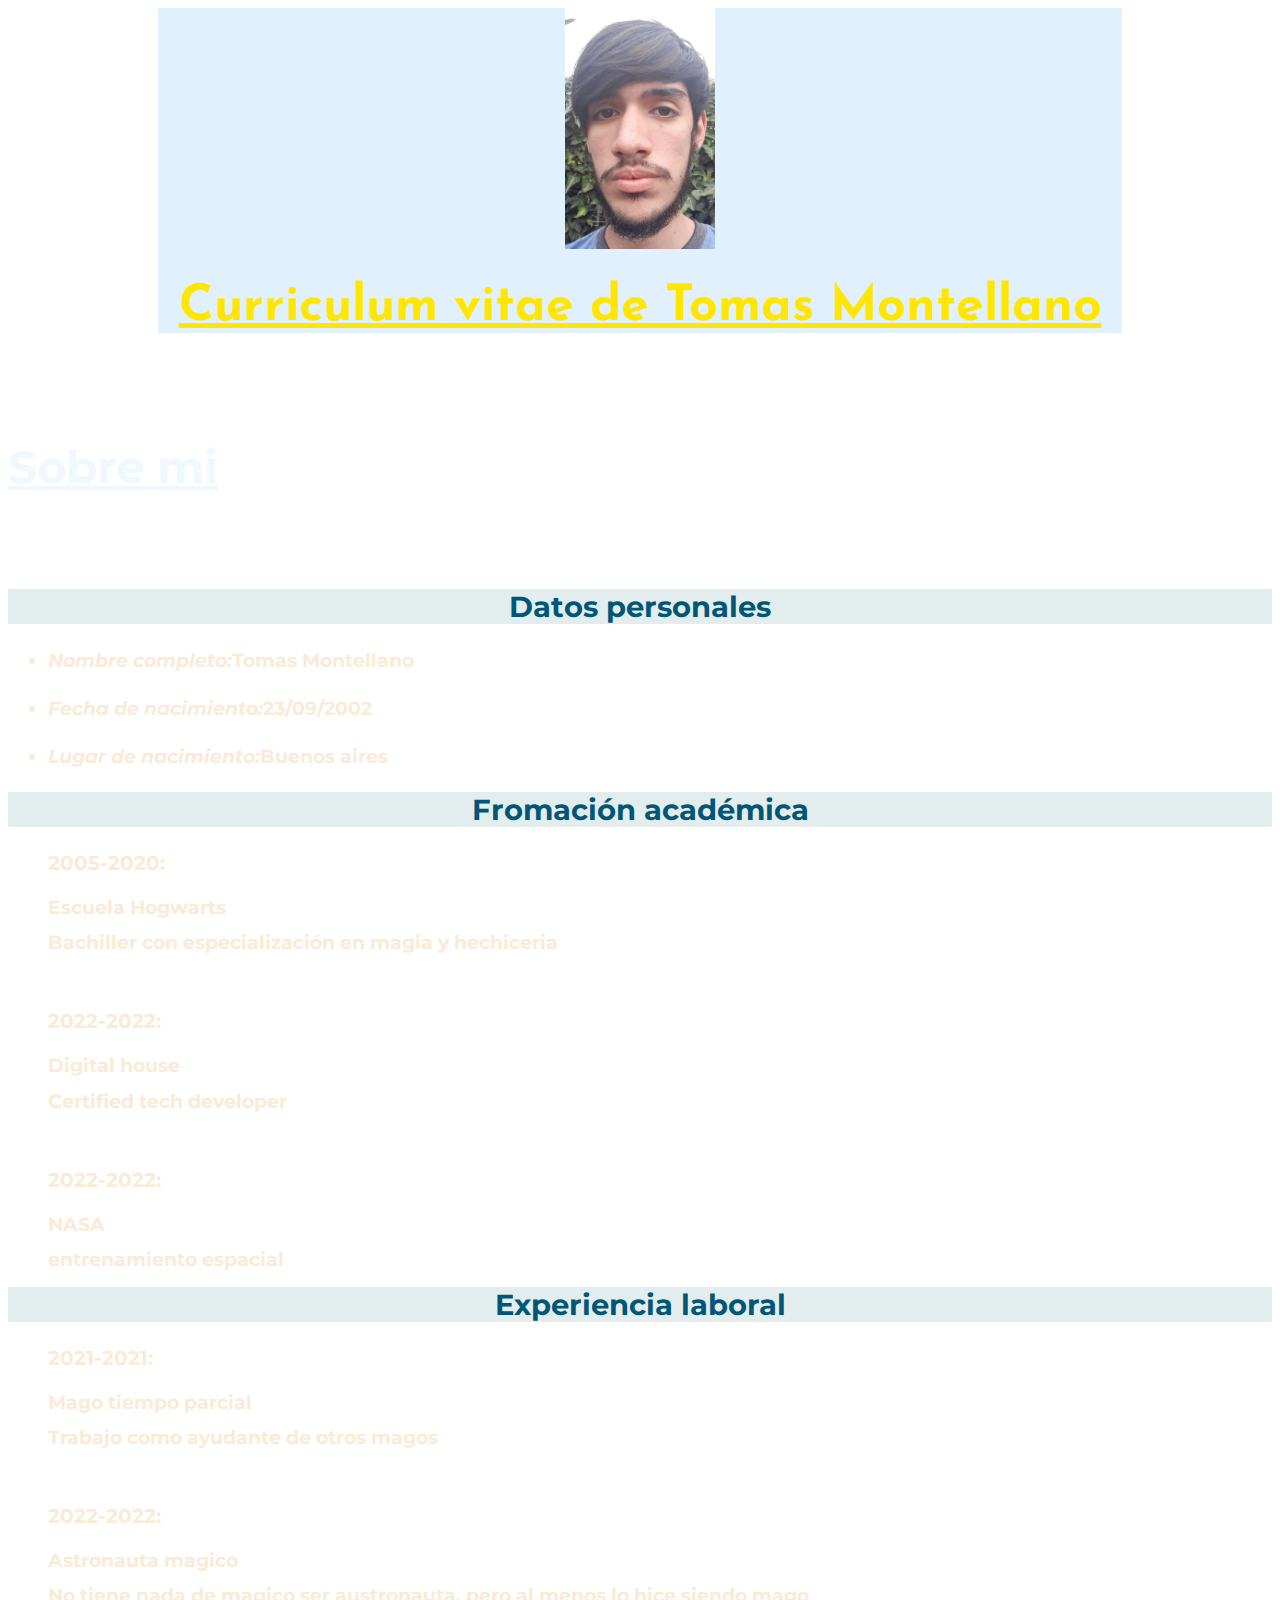
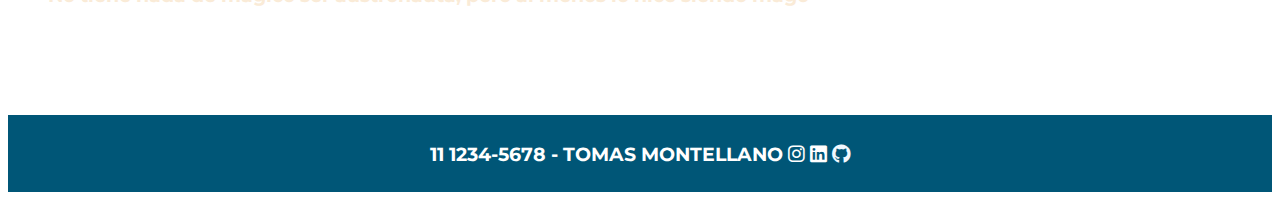
<file: Mochila front end 1/clase 7/curriculim/index.html>
<html>
    <head>
        <link rel="stylesheet" href="./CSS/style.css">
        <meta charset="UTF-8">
        <title>Curriculum</title>
        <link rel="stylesheet" href="https://cdnjs.cloudflare.com/ajax/libs/font-awesome/6.0.0/css/all.min.css" integrity="sha512-9usAa10IRO0HhonpyAIVpjrylPvoDwiPUiKdWk5t3PyolY1cOd4DSE0Ga+ri4AuTroPR5aQvXU9xC6qOPnzFeg==" crossorigin="anonymous" referrerpolicy="no-referrer" />
        <link rel="preconnect" href="https://fonts.googleapis.com">
        <link rel="preconnect" href="https://fonts.gstatic.com" crossorigin>
        <link href="https://fonts.googleapis.com/css2?family=Montserrat:wght@200&family=Roboto:wght@100&display=swap" rel="stylesheet">
        <link rel="preconnect" href="https://fonts.googleapis.com">
        <link rel="preconnect" href="https://fonts.gstatic.com" crossorigin>
        <link href="https://fonts.googleapis.com/css2?family=Josefin+Sans&display=swap" rel="stylesheet">    
</head>

    <body>

        <header>
        <img src="./img/yo.jfif" alt="" id="autoretrato">
        <h1>Curriculum vitae de Tomas Montellano</h1>
        </header>

        <br>
        <br>

        <h2><a href="sobremi.html" id="sobre-mi">Sobre mi</a></h2>

        <br>
        <br>

        <section>

        <h2 class="subtitulo">Datos personales</h2>

        <ul>
            <li><span class="p-negrita">Nombre completo:</span><span>Tomas Montellano</span></li>
            <br>
            <li><span class="p-negrita">Fecha de nacimiento:</span><span>23/09/2002</span></li>
            <br>
            <li><span class="p-negrita">Lugar de nacimiento:</span><span>Buenos aires</span></li>
        </ul>

        </section>

        <section>

            <h2 class="subtitulo">Fromación académica</h2>

            <ul class="lista-sin-estilo">
                <li><p class="Fecha-negrita">2005-2020:</p><span>Escuela Hogwarts</span></li>
                <li><p class="texto">Bachiller con especialización en magia y hechiceria</p></li>
                <br>
                <li><p class="Fecha-negrita">2022-2022:</p><span>Digital house</span></li>
                <li><p class="texto">Certified tech developer</p></li>
                <br>
                <li><p class="Fecha-negrita">2022-2022:</p><span>NASA</span></li>
                <li><p class="texto">entrenamiento espacial</p></li>
            </ul>

        </section>

        <section>

            <h2 class="subtitulo">Experiencia laboral</h2>

            <ul class="lista-sin-estilo">
                <li><p class="Fecha-negrita">2021-2021:</p>
                    <span>Mago tiempo parcial</span></li>
                <li><p class="texto">Trabajo como ayudante de otros magos</p></li>
                <br>
                <li><p class="Fecha-negrita">2022-2022:</p>
                    <span>Astronauta magico</span></li>
                <li><p class="texto">No tiene nada de magico ser austronauta, pero al menos lo hice siendo mago</p></li>
            </ul>

        </section>

        <br>
        <br>
        <br>
        <br>

        <footer id="footer">
            <span>11 1234-5678 - Tomas Montellano</span>
            <p class="fa-brands fa-instagram"></p>
            <p class="fa-brands fa-linkedin"></p>
            <a href="https://github.com/tomasMonte"><p class="fa-brands fa-github" id="github-icon"></p></a>
        </footer>
    </body>

</html>
</file>
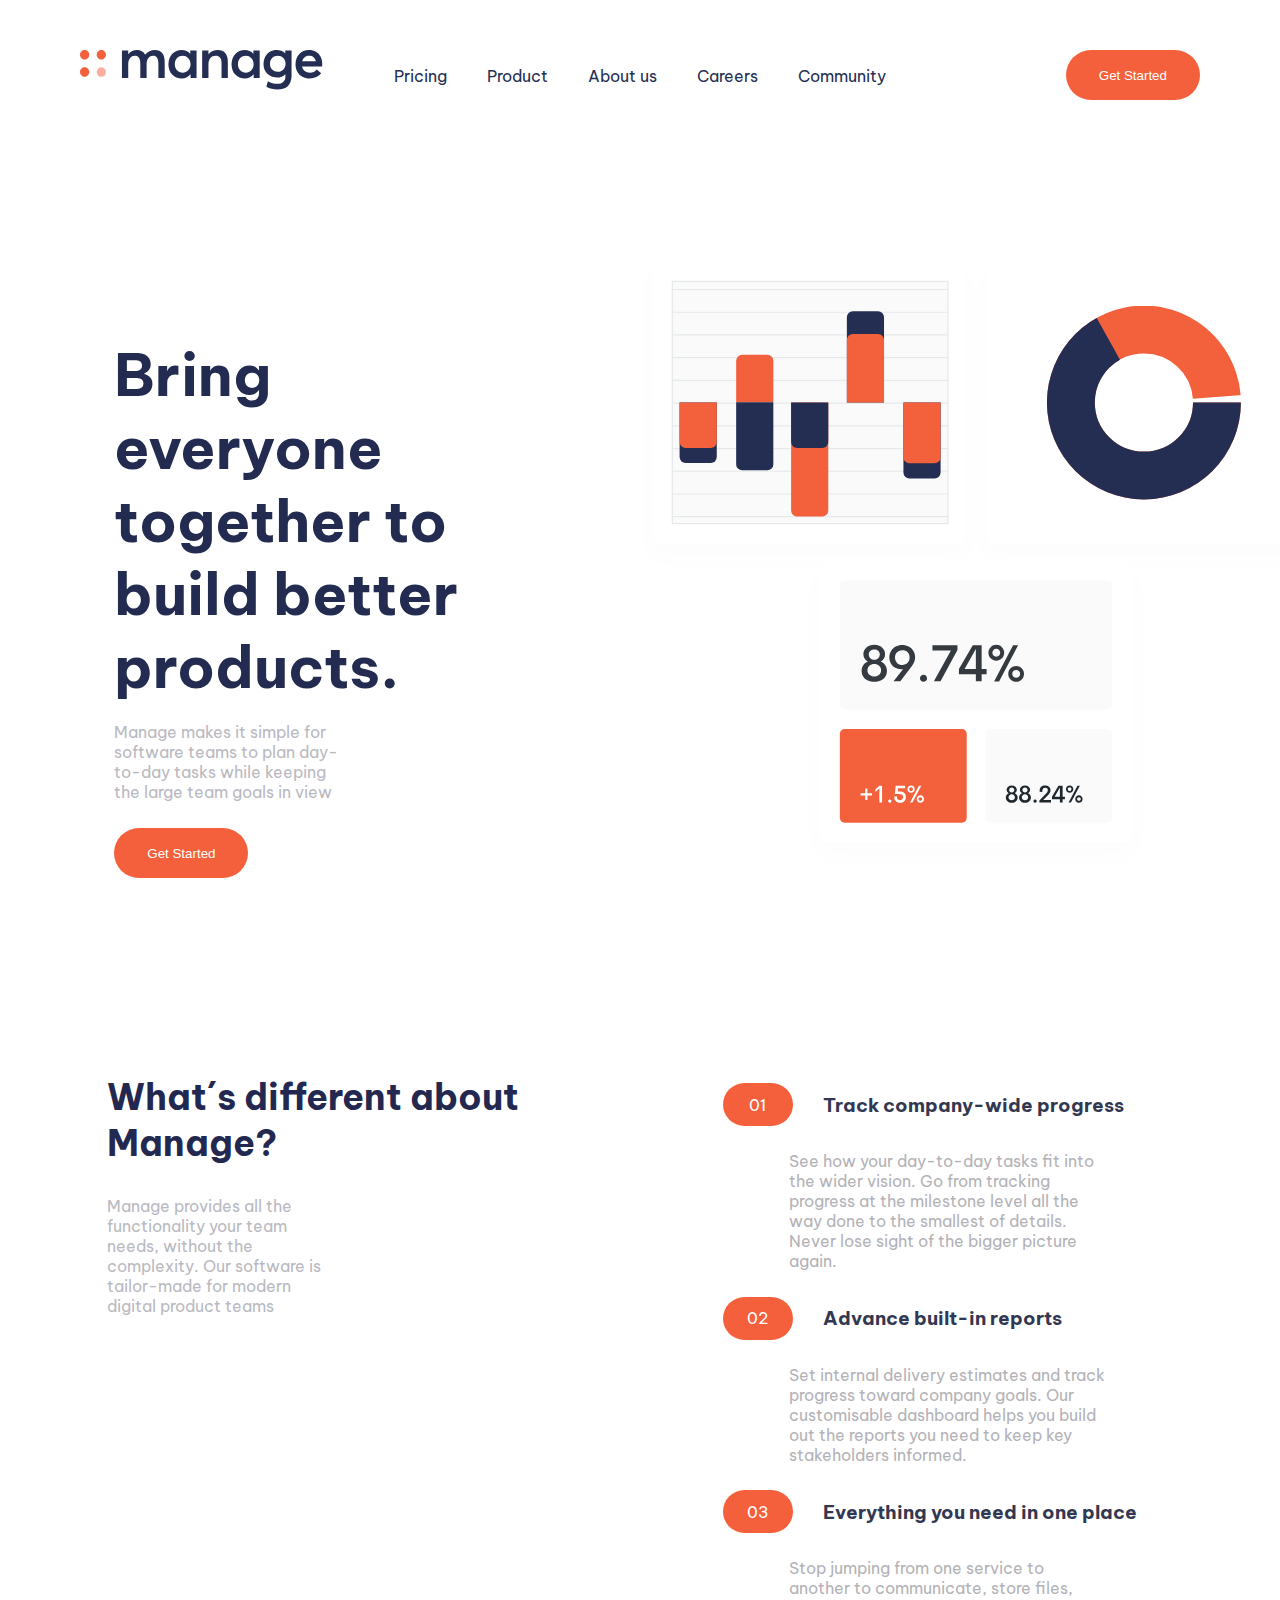
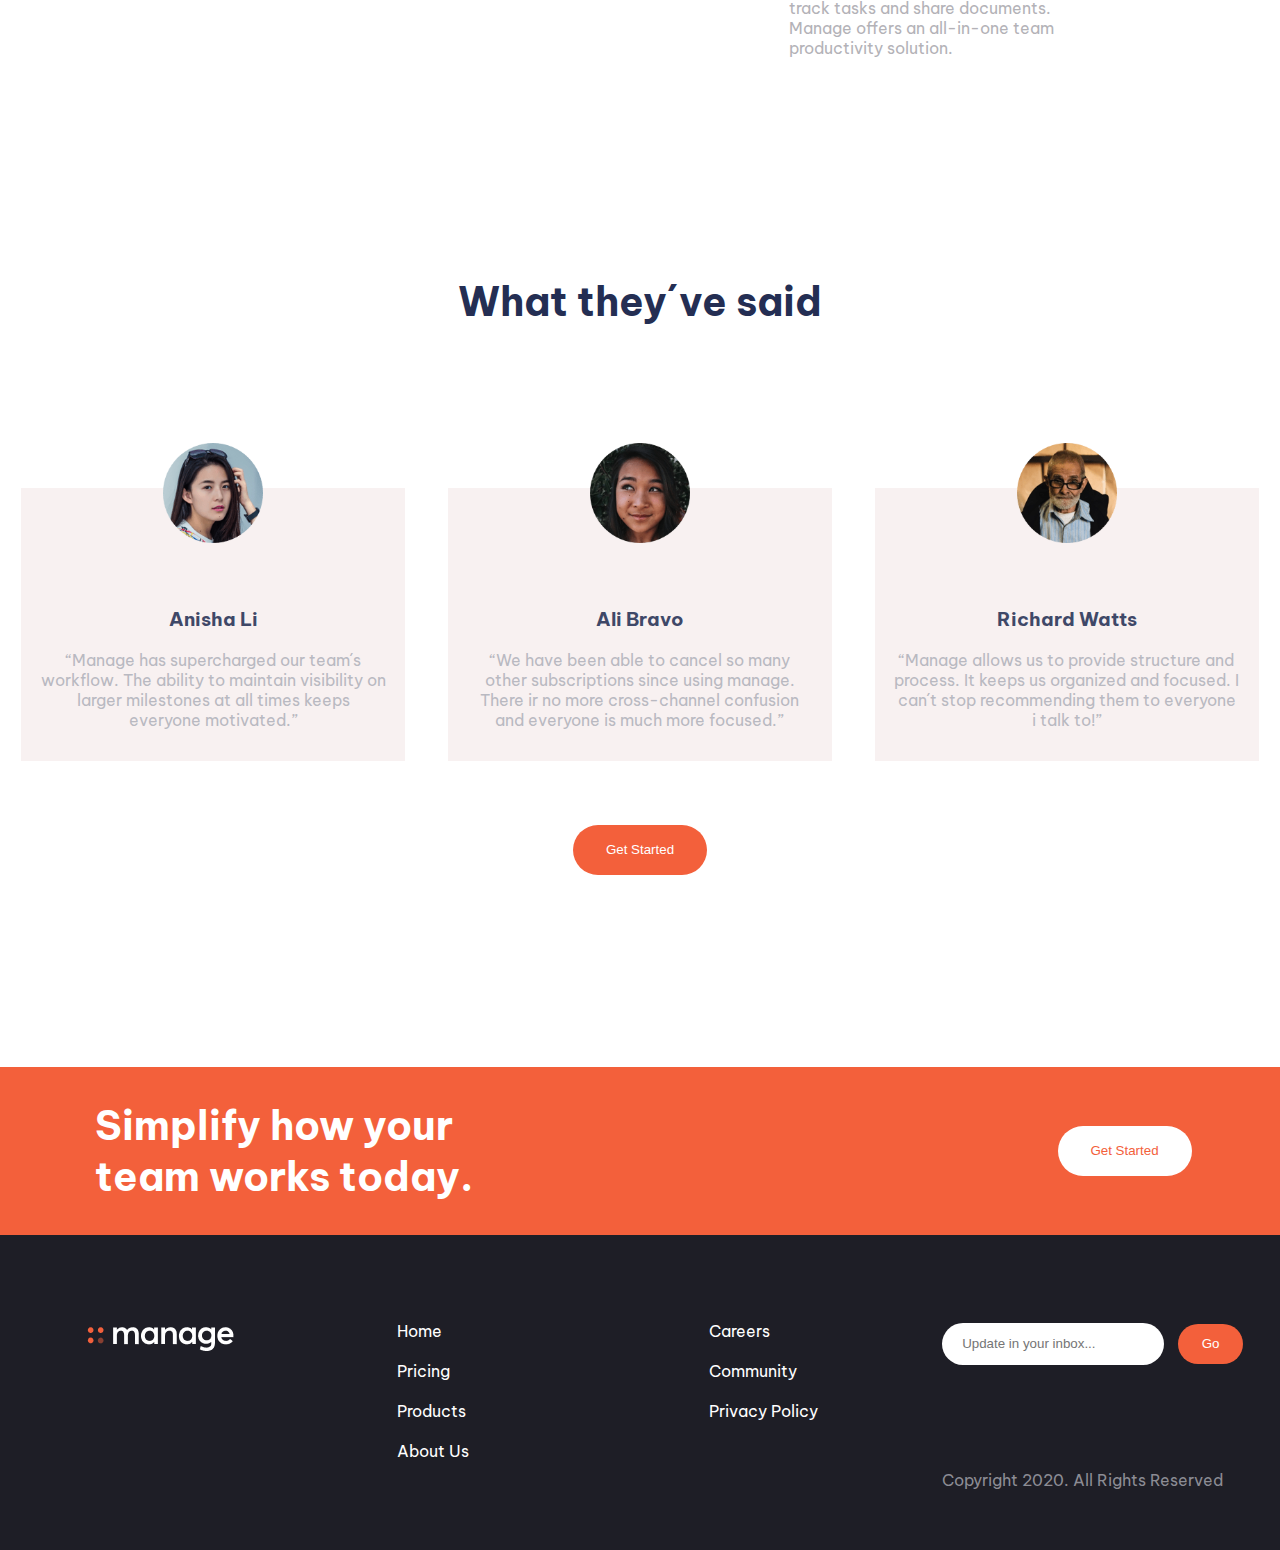
<file: Mochila front end 1/Proyecto final/Proyecto integrador Tomas Montellano/Root/Index.html>
<!DOCTYPE html>
<html lang="es">
    <head>
        <meta charset="UTF-8">
        <meta http-equiv="X-UA-Compatible" content="IE=edge">
        <meta name="viewport" content="width=device-width, initial-scale=1">
        <title>Manage</title>
        <link rel="stylesheet" href="./Styles/style.css">
        <link rel="preconnect" href="https://fonts.googleapis.com">
        <link rel="preconnect" href="https://fonts.gstatic.com" crossorigin>
        <link href="https://fonts.googleapis.com/css2?family=Be+Vietnam+Pro:wght@400;500;700&display=swap" rel="stylesheet">
        <link rel="stylesheet" href="https://cdnjs.cloudflare.com/ajax/libs/font-awesome/6.1.1/css/all.min.css" integrity="sha512-KfkfwYDsLkIlwQp6LFnl8zNdLGxu9YAA1QvwINks4PhcElQSvqcyVLLD9aMhXd13uQjoXtEKNosOWaZqXgel0g==" crossorigin="anonymous" referrerpolicy="no-referrer" />
    </head>


<!-- Tomas Montellano
    Trabajo integrador - Página Manage realizada en un monitor de 1920x1080 (probado satisfactoriamente en 1440px), como resolución para el sitio de escritorio. Realizé el responsive de 375px basado en Google Edge (Pero también lo comprobé en Brave)-->

    <body>
        
        <header>
            
            <img src="./Img/logo.svg" id="logo">

           <nav>
                <ul id="lista-header">
                    <a href="#"><li class="lista-header-navegador">Pricing</li></a>
                    <a href="#"><li class="lista-header-navegador">Product</li></a>
                    <a href="#"><li class="lista-header-navegador">About us</li></a>
                    <a href="#"><li class="lista-header-navegador">Careers</li></a>
                    <a href="#"><li class="lista-header-navegador">Community</li></a>
                </ul>
            </nav>

            <div id="header-media-queries">
                <a href="boton"><button class="boton-tipo-1" id="boton-N-1">Get Started</button></a>
                <img src="./Img/icon-hamburger.svg" id="hamburguesa">
            </div>

        </header>

        <main>

            <div id="div-main">
                
                <fieldset id="campo-main-izquierda">
                    <h1 id="titulo-principal">Bring everyone together to build better products.</h1>
                    <p id="subtitulo-main">Manage makes it simple for software teams to plan day-to-day tasks while keeping the large team goals in view </p>
                    <a href="boton"><button class="boton-tipo-1" id="boton-inicio">Get Started</button></a>
                </fieldset>
            

                <fieldset id="campo-main-derecha">
                    <img src="./Img/illustration-intro.svg" alt="" id="imagen-intro">
                </fieldset>

            </div>

        </main>
        
        <section id="lista-section">

            <fieldset id="texto-manage-izquierda">
                <h2 id="titulo-manage">What´s different about Manage?</h2>
                <p id="subtitulo-manage-izquierda">Manage provides all the functionality your team needs, without the complexity. Our software is tailor-made for modern digital product teams</p>
            </fieldset>

            <fieldset id="texto-manage-derecha">
            
                <div>
                    <div class="numero-y-titulo">
                    <div class="div-numero">01</div>
                    <h3 class="titulo-manage">Track company-wide progress</h3>
                    </div>

                    <p class="texto-lista">See how your day-to-day tasks fit into the wider vision. Go from tracking progress at the milestone level all the way done to the smallest of details. Never lose sight of the bigger picture again.</p>
                </div>

                <div>
                    <div class="numero-y-titulo">
                    <div class="div-numero">02</div>
                    <h3 class="titulo-manage">Advance built-in reports</h3>
                    </div>
        
                    <p class="texto-lista">Set internal delivery estimates and track progress toward company goals. Our customisable dashboard helps you build out the reports you need to keep key stakeholders informed.</p>
                </div>

                <div>
                    <div class="numero-y-titulo">
                        <div class="div-numero">03</div>
                        <h3 class="titulo-manage">Everything you need in one place</h3>
                    </div>
        
                    <p class="texto-lista">Stop jumping from one service to another to communicate, store files, track tasks and share documents. Manage offers an all-in-one team productivity solution.</p>
                </div>
               
            </fieldset>

        </section>

        <h2 id="titulo-h2-para-centrar">What they´ve said</h2>

        <article id="contenedor-tarjetas">

            <div class="tarjeta">
                <img src="Img/avatar-anisha.png" class="imagen-tarjeta">
                <h3 class="titulo-tarjetas">Anisha Li</h3>
                <p class="subtitulo-tarjeta">“Manage has supercharged our team´s workflow. The ability to maintain visibility on larger milestones at all times keeps everyone motivated.”</p>
            </div>

            <div class="tarjeta-tipo-2">
                <img src="Img/avatar-ali.png" class="imagen-tarjeta">
                <h3 class="titulo-tarjetas">Ali Bravo</h3>
                <p class="subtitulo-tarjeta">“We have been able to cancel so many other subscriptions since using manage. There ir no more cross-channel confusion and everyone is much more focused.”</p>
            </div>

            <div class="tarjeta-tipo-2">
                <img src="Img/avatar-richard.png" class="imagen-tarjeta">
                <h3 class="titulo-tarjetas">Richard Watts</h3>
                <p class="subtitulo-tarjeta">“Manage allows us to provide structure and process. It keeps us organized and focused. I can´t stop recommending them to everyone i talk to!”</p>
            </div>

            
        </article>

        <div id="contenedor-carrucel">
            <input type="radio" name="radio" class="barra-carrucel">
            <input type="radio" name="radio" class="barra-carrucel">
            <input type="radio" name="radio" class="barra-carrucel">
            <input type="radio" name="radio" class="barra-carrucel">
        </div>

        <a href="boton" id="boton-tarjetas"><button class="boton-tipo-1" >Get Started</button></a>

        <section id="seccion-pre-footer">
            <h2>Simplify how your team works today.</h2>
            <a href="boton" id="boton-pre-footer"><button>Get Started</button></a>
        </section>

        <footer>
            <div id="footer-imagenes">

                    <img src="./Img/Logo blanco.png" id="logo-blanco">
            
                <div id="iconos">
                    <a href="#" class="color-iconos"><i class="fa-brands fa-facebook"></i></a>
                    <a href="#" class="color-iconos"><i class="fa-brands fa-youtube"></i></a>
                    <a href="#" class="color-iconos"><i class="fa-brands fa-twitter"></i></a>
                    <a href="#" class="color-iconos"><i class="fa-brands fa-pinterest"></i></a>
                    <a href="#" class="color-iconos"><i class="fa-brands fa-instagram"></i></a>
                </div>
            </div>

            <div id="footer-navegador">
                <ul id="lista-footer-1">
                    <a href="#" class="lista-footer-navegador"><li>Home</li></a>
                    <a href="#" class="lista-footer-navegador"><li>Pricing</li></a>
                    <a href="#" class="lista-footer-navegador"><li>Products</li></a>
                    <a href="#" class="lista-footer-navegador"><li>About Us</li></a>
                </ul>
            
                <ul id="lista-footer-2">
                    <a href="#" class="lista-footer-navegador"><li>Careers</li></a>
                    <a href="#" class="lista-footer-navegador"><li>Community</li></a>
                    <a href="#" class="lista-footer-navegador"><li>Privacy Policy</li></a>
                </ul>
            </div>

            <div id="footer-mail-copyright">

                <form action="#" method="post">
                    <input type="email" name="email" id="email-input" placeholder="Update in your inbox...">
                    <a href="#"><input type="submit" name="button" id="boton-Go" value="Go"></a>
                </form>

                <div>
                    <p id="copyright-PC">Copyright 2020. All Rights Reserved</p>
                </div>
            </div>

            <p id="copyright-Mobile">Copyright 2020. All Rights Reserved</p>
        </footer>
    </body>

</html>
</file>
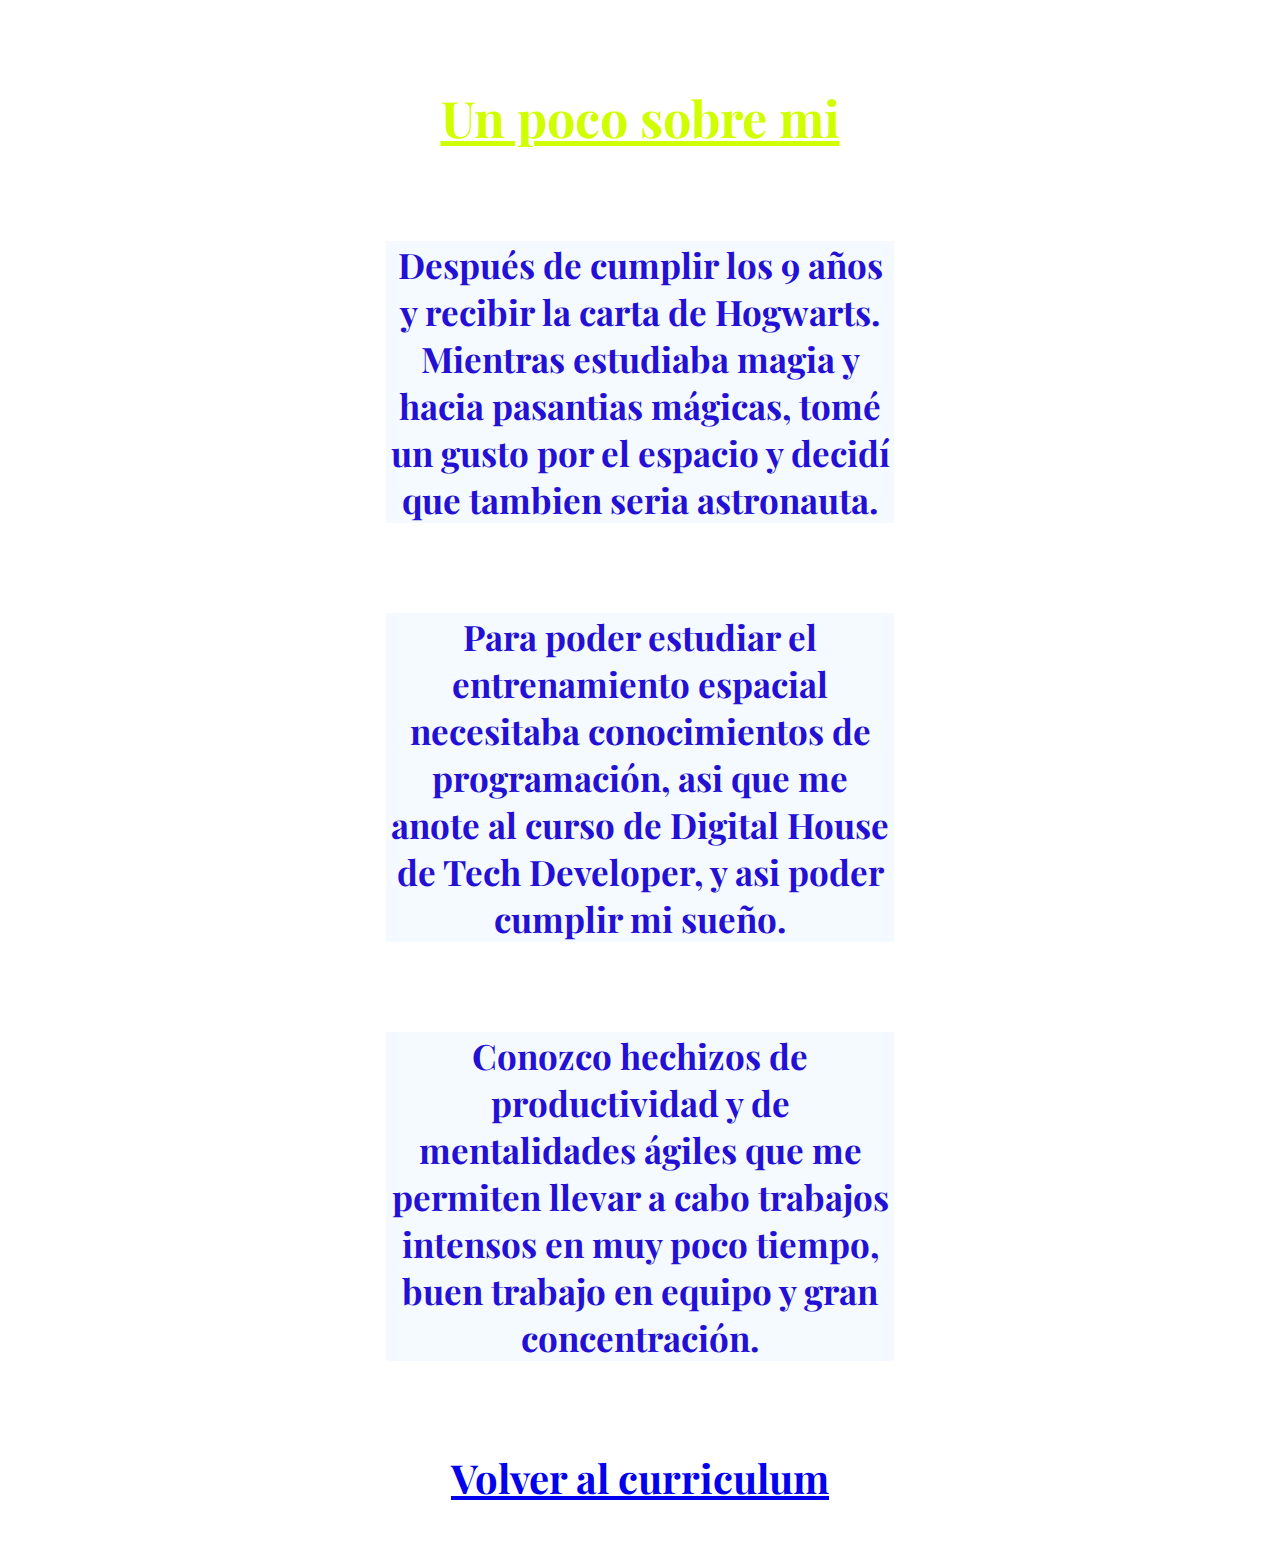
<file: Mochila front end 1/clase 7/curriculim/sobremi.html>
<!DOCTYPE html>
<html lang="en">

    <head>
        <meta charset="UTF-8">
        <meta http-equiv="X-UA-Compatible" content="IE=edge">
        <meta name="viewport" content="width=device-width, initial-scale=1.0">
        <title>Sobre mi</title>
        <link rel="stylesheet" href="./CSS/style.css">
        <link rel="preconnect" href="https://fonts.googleapis.com">
        <link rel="preconnect" href="https://fonts.gstatic.com" crossorigin>
        <link href="https://fonts.googleapis.com/css2?family=Playfair+Display&display=swap" rel="stylesheet">
        <link rel="preconnect" href="https://fonts.googleapis.com">
        <link rel="preconnect" href="https://fonts.gstatic.com" crossorigin>
        <link href="https://fonts.googleapis.com/css2?family=Playfair+Display:ital,wght@1,600&display=swap" rel="stylesheet">
    </head>

    <body id="body-2">

        <h5 id="titulo-2">Un poco sobre mi</h5>

        <p class="parrafo-sobre-mi">
            Después de cumplir los 9 años y recibir la carta de Hogwarts. Mientras estudiaba magia y hacia pasantias mágicas, tomé un gusto por el espacio y decidí que tambien seria astronauta.
        </p>

        <p class="parrafo-sobre-mi">
            Para poder estudiar el entrenamiento espacial necesitaba conocimientos de programación, asi que me anote al curso de Digital House de Tech Developer, y asi poder cumplir mi sueño.
        </p>

        <p class="parrafo-sobre-mi">
            Conozco hechizos de productividad y de mentalidades ágiles que me permiten llevar a cabo trabajos intensos en muy poco tiempo, buen trabajo en equipo y gran concentración.
        </p>



        
    </body>

    <footer id="link-curriculum">
        <p><a href="./index.html">Volver al curriculum</a></p>
    </footer>
</html>
</file>
<file: Mochila front end 1/clase 7/curriculim/CSS/style.css>
body {
    background-image: url(https://c.opencritic.com/images/games/7815/CUJZ83etJkD1pV74V4.jpg);
    background-size: cover;
    color: antiquewhite;
    font-family: 'Montserrat', sans-serif;
    font-size: larger;
    font-weight: bold;
}

header {
    background-color: rgba(0, 132, 255, 0.123);
    background-size: contain;
    margin-left: 150px;
    margin-right: 150px;
}

h1 {
    color: rgb(255, 230, 0);
    text-decoration: underline;
    font-weight: bold;
    font-size: 50px;
    text-align: center;
    font-family: 'Josefin Sans', sans-serif;
}

#sobre-mi {
    color: hsl(208, 100%, 97%);
    font-size: 45px;
}

.subtitulo {
    color: rgba(0, 86, 119, 1);
    background-color: rgba(78, 136, 136, 0.151);
    text-align: center;
}

#autoretrato {
    margin:auto;
	display:block;
    max-width: 150px;
}

.p-negrita {
    font-weight: bold;
    font-style: italic;
}

#footer {
    background-color: rgba(0, 86, 119, 1);
    text-align: center;
    color: rgba(255, 255, 255, 1);
    text-transform: uppercase;
    line-height: 40px;
    padding: 10px;
}

.Fecha-negrita {
    font-weight: bold;
    font-size: 20px;
    list-style: none;
}

.texto{
    line-height: 8px;
    list-style: square inside;
}

.lista-sin-estilo {
    list-style: none;
}

#github-icon {
    color: hsl(208, 100%, 97%);
}

#titulo-2 {
    font-family: 'Playfair Display', serif;
    color: hsl(71, 100%, 50%);
    text-align: center;
    font-size: 50px;
    text-decoration: underline;
}

#body-2 {
    background-image: url(https://tramalibreria.files.wordpress.com/2014/06/book-67049_1920.jpg);
    background-size: cover;
    font-family: 'Playfair Display', serif;
}

.parrafo-sobre-mi {
    background-color: rgba(240, 248, 255, 0.719);
    margin-right: 10cm;
    margin-left: 10cm;
    margin-top: 90px;
    margin-bottom: 90px;
    font-size: 35px;
    text-align: center;
    color: rgb(35, 16, 212);
}

#link-curriculum {
    text-align: center;
    font-size: 40px;
}
</file>
<file: Mochila front end 1/Proyecto final/Proyecto integrador Tomas Montellano/Root/Styles/style.css>
/* Estilos de escritorio */

body {
    font-family: 'Be Vietnam Pro', sans-serif;
    font-size: 16px;
    margin: 0px;
}

/* Estilos del header */

header {
    display: flex;
    justify-content: space-around;
    height: 44px;
    margin-top: 50px;
}

#lista-header {
    display: flex;
    list-style: none;
}

.lista-header-navegador {
    text-decoration: none;
    color: #242E52;
    margin-right: 20px;
    margin-left: 20px;
    box-sizing: border-box;
}

.lista-header-navegador:hover {
    color: rgba(179, 178, 183, 1);
}

#logo {
    height: 40px;
    margin-right: -150px;
}

#hamburguesa {
    display: none;
}

a {
    text-decoration: none;
}

.boton-tipo-1 {
    padding: 10px;
    border: none;
    border-radius: 50px;
    background: #F3603B;
    color: #FFFFFF;
    text-align: center;
    height: 50px;
    width: 134px;
}

button:hover {
    cursor: pointer;
    background-color: #ee9984;
    box-shadow: rgba(0, 0, 0, 0.35) 0px -50px 36px -28px inset;
    box-shadow: rgba(17, 17, 26, 0.1) 0px 4px 16px, rgba(17, 17, 26, 0.05) 0px 8px 32px;
}

#boton-inicio {
    margin-top: 10px;
}

/* Estilos del main */

h1 {
    color: #232c50;
    font-size: 58px;
    text-align: left;
    margin-right: 20%;
}

#div-main {
    display: flex;

}

/* Main lado izquierdo */

#campo-main-izquierda {
    display: flex;
    flex-direction: column;
    margin-top: 200px;
    border: none;
    width: 50%;
    box-sizing: border-box;
    margin-left: 8%;
}

#subtitulo-main {
    box-sizing: border-box;
    margin-right: 58%;
    margin-top: -20px;
    color: #b9b9c1;
}

/* Main lado derecho */

#campo-main-derecha {
    display: flex;
    width: 50%;
    justify-content: center;
    margin-top: 150px;
    border: none;
}

#lista-section {
    display: flex;
    justify-content: space-around;
}

/* Estilos texto Manage izquierda*/

#texto-manage-izquierda {
    margin-top: 150px;
    margin-left: 3%;
    width: 35%;
    border: none;
}

#titulo-manage {
    color: #232851;
    font-size: 36px;
}

#subtitulo-manage-izquierda {
    margin-right: 52%;
    color: #b9b9c1;
}

/* Estilo texto Manage derecha */

#texto-manage-derecha {
    margin-top: 180px;
    width: 40%;
    border: none;
}

.numero-y-titulo {
    display: flex;
    align-items: center;
    margin-left: 5%;
}

.titulo-manage {
    margin-left: 30px;
    color: #323851;
}

.div-numero {
    width: 70px;
    height: 43px;
    background-color: #F3603B;
    color: #FFFFFF;
    border-radius: 30px;
    display: flex;
    justify-content: center;
    align-items: center;
}

.texto-lista {
    margin-left: 18%;
    margin-right: 20%;
    color: rgba(179, 178, 183, 1);
}

/* Estilos tarjetas */

.barra-carrucel {
    display: none;
}

#titulo-h2-para-centrar {
    text-align: center;
    font-size: 40px;
    margin-top: 15%;
    color: rgba(36, 46, 83, 1);
    ;
}

#contenedor-tarjetas {
    display: flex;
    justify-content: space-around;
}

.titulo-tarjetas {
    color: #3f4868;
}

/* Me tome la libertad de cambiar el color de fondo de las tarjetas a uno algo mas intenso, para que se vea mas claramente en la pagina*/

.tarjeta {
    background-color: #f8f1f1;
    display: flex;
    flex-direction: column;
    align-items: center;
    width: 30%;
    margin-top: 10%;
    margin-bottom: 5%;
}

.tarjeta-tipo-2 {
    background-color: #f8f1f1;
    display: flex;
    flex-direction: column;
    align-items: center;
    width: 30%;
    margin-top: 10%;
    margin-bottom: 5%;
}

.imagen-tarjeta {
    width: 100px;
    position: relative;
    bottom: 45px;
}

.subtitulo-tarjeta {
    color: #b9b9c1;
    text-align: center;
    margin: 0 5% 8%;
}

#boton-tarjetas {
    display: flex;
    justify-content: center;
    margin-bottom: 15%;
}

/* Estilos del section pre-footer*/

#seccion-pre-footer {
    background-color: #F3603B;
    display: flex;
    justify-content: space-around;
    align-items: center;
}

#seccion-pre-footer h2 {
    color: #FFFFFF;
    font-size: 40px;
    width: 30%;
    margin-left: -10%;
}

#seccion-pre-footer button {
    padding: 10px;
    border: none;
    border-radius: 50px;
    background: #FFFFFF;
    color: #F3603B;
    text-align: center;
    height: 50px;
    width: 134px;
    margin-left: 100%;
}

/* Estilos del footer*/

footer {
    background-color: rgba(30, 30, 38, 1);
    display: flex;
    justify-content: space-around;
}

#footer-imagenes {
    display: flex;
    flex-direction: column;
    margin-top: 42px;
    padding: 50px;
}

#iconos {
    display: flex;
    justify-content: space-around;
    font-size: 25px;
    margin-top: 50px;
    width: 10vw;
}

.color-iconos {
    color: #FFFFFF;
    margin-left: 10px;
    margin-right: 10px;
}

.color-iconos:hover {
    color: #f25f3b;
}

#footer-navegador {
    display: flex;
    justify-content: flex-end;
    margin-top: 50px;
}

#footer-navegador ul {
    list-style: none;
}

.lista-footer-navegador {
    color: #FFFFFF;
    padding: 0px 20px 20px 20px;
}

.lista-footer-navegador:hover {
    color: #f3613c;
}

#lista-footer-1 {
    margin-right: 200px;
}


#lista-footer-2 {
    margin-right: 50px;     
}

#footer-mail-copyright {
    display: flex;
    flex-direction: column;
    margin-top: 50px;
}

#email-input {
    border: none;
    border-radius: 50px;
    background: #FFFFFF;
    color: rgba(160, 160, 160, 1);
    height: 40px;
    width: 200px;
    padding-left: 20px;
    margin: 38px 10px 0px 0px;
}

#boton-Go {
    padding: 10px;
    border: none;
    border-radius: 50px;
    background: #F3603B;
    color: #FFFFFF;
    text-align: center;
    height: 40px;
    width: 65px;
}

#boton-Go:hover {
    cursor: pointer;
    background-color: #ee9984;
    box-shadow: rgba(0, 0, 0, 0.35) 0px -50px 36px -28px inset;
    box-shadow: rgba(17, 17, 26, 0.1) 0px 4px 16px, rgba(17, 17, 26, 0.05) 0px 8px 32px;
}

#copyright-PC {
    color:rgba(140, 140, 148, 1);
    margin-top: 35%;
    margin-bottom: 20%;
}

#copyright-Mobile {
    display: none;
    color:rgba(140, 140, 148, 1);
    margin-top: 35%;
    margin-bottom: 20%;
}

/*   Estilos para Smartphones   */ 

@media (max-width: 375px) {
  
/* estilos mobile header  */
    header nav{
        display: none;
   } 

   #boton-N-1 {
       display: none;
   }

   #header-media-queries {
        
        justify-content: space-between;
   }

   #logo {
       height: 30px;
       margin-right: 40px;
   }

   #hamburguesa {
       display: block;
       height: 30px;
       justify-content: flex-end;
       margin-left: 40px;
   }

/* estilos mobile main  */

   #campo-main-derecha {
       width: 100%;
       margin: 0%;
       box-sizing: border-box;
   }

   #imagen-intro {
       box-sizing: border-box;
       width: 100%;
       margin-top: 0px;
   }

   #div-main {
       flex-direction: column-reverse;
       width: 100%;
   }

   #campo-main-izquierda {
        width: 100%;
        align-items: center;
        justify-content: center;
        margin: 30px 0px 50px 0px;
   }

   h1 {
        font-size: 40px;
        align-items: center; 
        justify-content: center;     
        text-align: center;
        margin: 0; 
   }

   #subtitulo-main { 
        width: 100%;
        align-items: center; 
        justify-content: center;     
        text-align: center; 
        margin: 20px 0px 20px 0px;
   }

   #boton-inicio {
    align-items: center; 
    justify-content: center;     
    text-align: center; 
   }

/*  Estilos sección manage mobile  */

   #lista-section {
       flex-direction: column;
   }

   #titulo-manage {
        align-items: center; 
        justify-content: center;     
        text-align: center; 
   }

   #texto-manage-izquierda {
        box-sizing: border-box;
        width: 100%;
        justify-content: center;
        margin: 0px 0px 10px 0px; 
   }
   
   #subtitulo-manage-izquierda {  
        text-align: center;
        justify-content: center;
        margin: 0px 0px -60px 0px;
   }

   .div-numero {
       width: 15vw;
       margin-left: -8%;
       z-index: 1;
   }

   .numero-y-titulo {
    width: 100%;
    }

   .titulo-manage {
       font-size: 16px;
        width: 100%;
        background-color: #ffe7e1;
        height: 43px;
        display: flex;
        align-items: center;
        padding-left: 40px;
        margin-left: -35px;
    }    

    #texto-manage-derecha {
        box-sizing: border-box;
        width: 100%;
        margin-right: 0;
        margin-left: 0;
    }

    .texto-lista {
        width: 100%;
        margin-left: 0;
    }

/* Estilos mobile de tarjetas */

    #titulo-h2-para-centrar {
        font-size: 35px;
    }

    .tarjeta-tipo-2 {
        display: none;
    }

    .tarjeta {
        width: 95vw;
    }

    .barra-carrucel {
        display: inline;
    }

    #contenedor-carrucel {
        margin-left: 139px;
        margin-bottom: 25px;
    }

/* estilos mobile pre-footer */

    #seccion-pre-footer {
        flex-direction: column;
    }

    #seccion-pre-footer h2 {
        width: 90vw;
        text-align: center;
        margin-left: 12px;
        margin-top: 100px;
    }

    #boton-pre-footer {
        margin-left: -260px;
        margin-bottom: 100px;
    }

/* estilos mobile footer */

    footer {
        display: flex;
        flex-direction: column-reverse;
    }

    #footer-mail-copyright {
        margin-left: 50px;
    }

    #iconos {
        display: flex;
        order: -1;
        margin-bottom: 50px;
        width: 80vw;
        margin-left: -20px;
        margin-top: -50px;
    }

    #logo-blanco {
        height: 40px;
        width: 200px;
        margin-left: 30px;
        margin-top: 50px;
        margin-bottom: -100px;
    }

    #footer-navegador {
        box-sizing: border-box;
        width: 100%;
        display: flex;
    }

    #lista-footer-1 {
        margin: 0px 70px 0px 0px;

    }

    #lista-footer-2 {
        margin: 0px 50px 0px 0px;
        padding: 0;
        align-items: flex-start;
    }

    #lista-footer-navegador {
        width: 100%;
    }

    #copyright-PC {
        display: none;
    }

    #copyright-Mobile {
        display: block;
        order: -1;
        text-align: center;
    }

   
}
</file>
